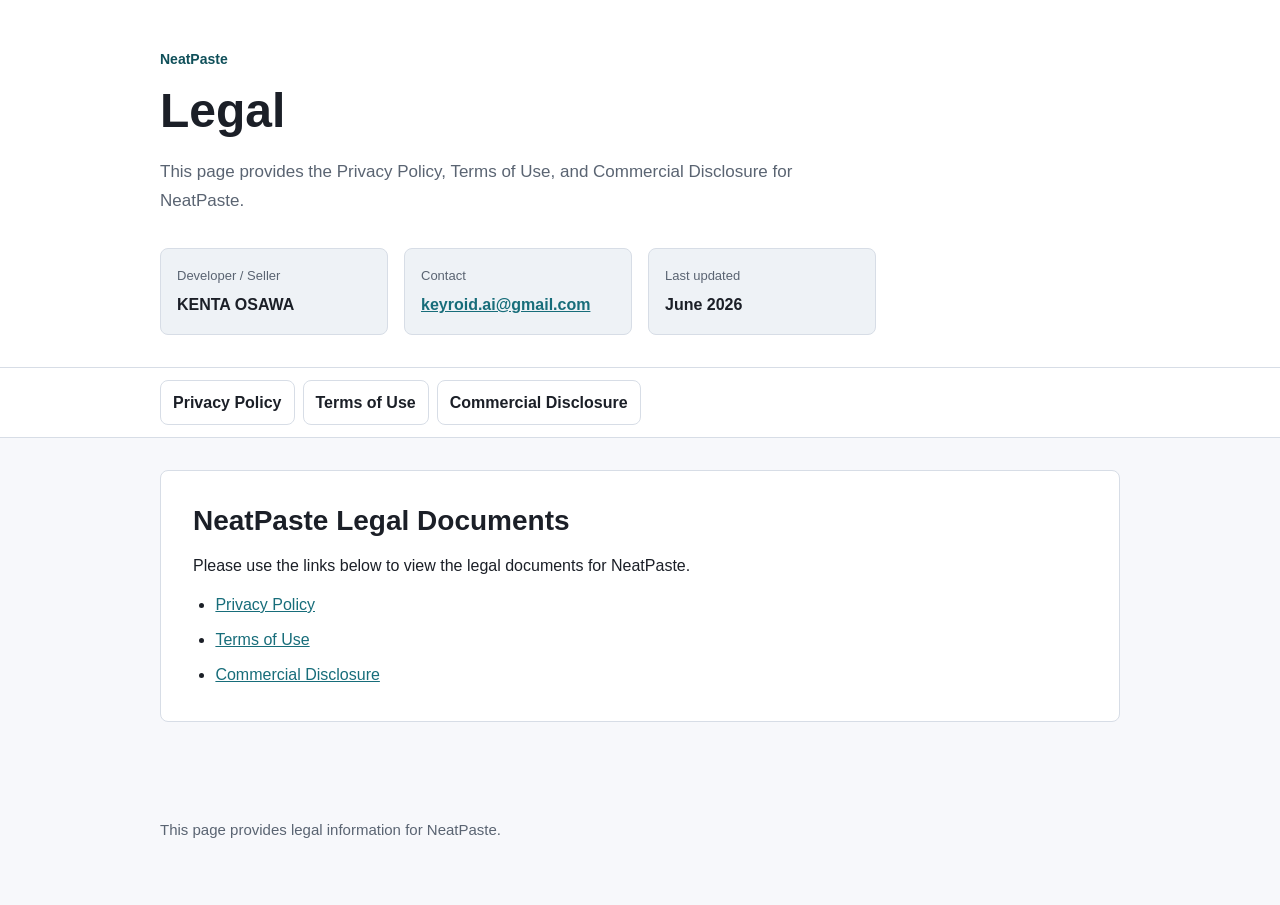
<file: index.html>
<!doctype html>
<html lang="en">
  <head>
    <meta charset="utf-8">
    <meta name="viewport" content="width=device-width, initial-scale=1">
    <title>NeatPaste Legal</title>
    <meta name="description" content="Legal documents for NeatPaste.">
    <link rel="stylesheet" href="styles.css">
  </head>
  <body>
    <header class="page-header">
      <div class="header-inner">
        <p class="eyebrow">NeatPaste</p>
        <h1>Legal</h1>
        <p class="lead">
          This page provides the Privacy Policy, Terms of Use, and Commercial Disclosure for NeatPaste.
        </p>
        <div class="summary" aria-label="Basic information">
          <div class="summary-item">
            <p class="summary-label">Developer / Seller</p>
            <p class="summary-value">KENTA OSAWA</p>
          </div>
          <div class="summary-item">
            <p class="summary-label">Contact</p>
            <p class="summary-value">
              <a href="mailto:keyroid.ai@gmail.com">keyroid.ai@gmail.com</a>
            </p>
          </div>
          <div class="summary-item">
            <p class="summary-label">Last updated</p>
            <p class="summary-value">June 2026</p>
          </div>
        </div>
      </div>
    </header>

    <nav class="document-nav" aria-label="Documents">
      <ul>
        <li><a href="privacy.html">Privacy Policy</a></li>
        <li><a href="terms.html">Terms of Use</a></li>
        <li><a href="tokusho.html">Commercial Disclosure</a></li>
      </ul>
    </nav>

    <main>
      <section class="document">
        <h2>NeatPaste Legal Documents</h2>
        <p>Please use the links below to view the legal documents for NeatPaste.</p>
        <ul>
          <li><a href="privacy.html">Privacy Policy</a></li>
          <li><a href="terms.html">Terms of Use</a></li>
          <li><a href="tokusho.html">Commercial Disclosure</a></li>
        </ul>
      </section>
    </main>

    <footer class="page-footer">
      <p>This page provides legal information for NeatPaste.</p>
    </footer>
  </body>
</html>
</file>
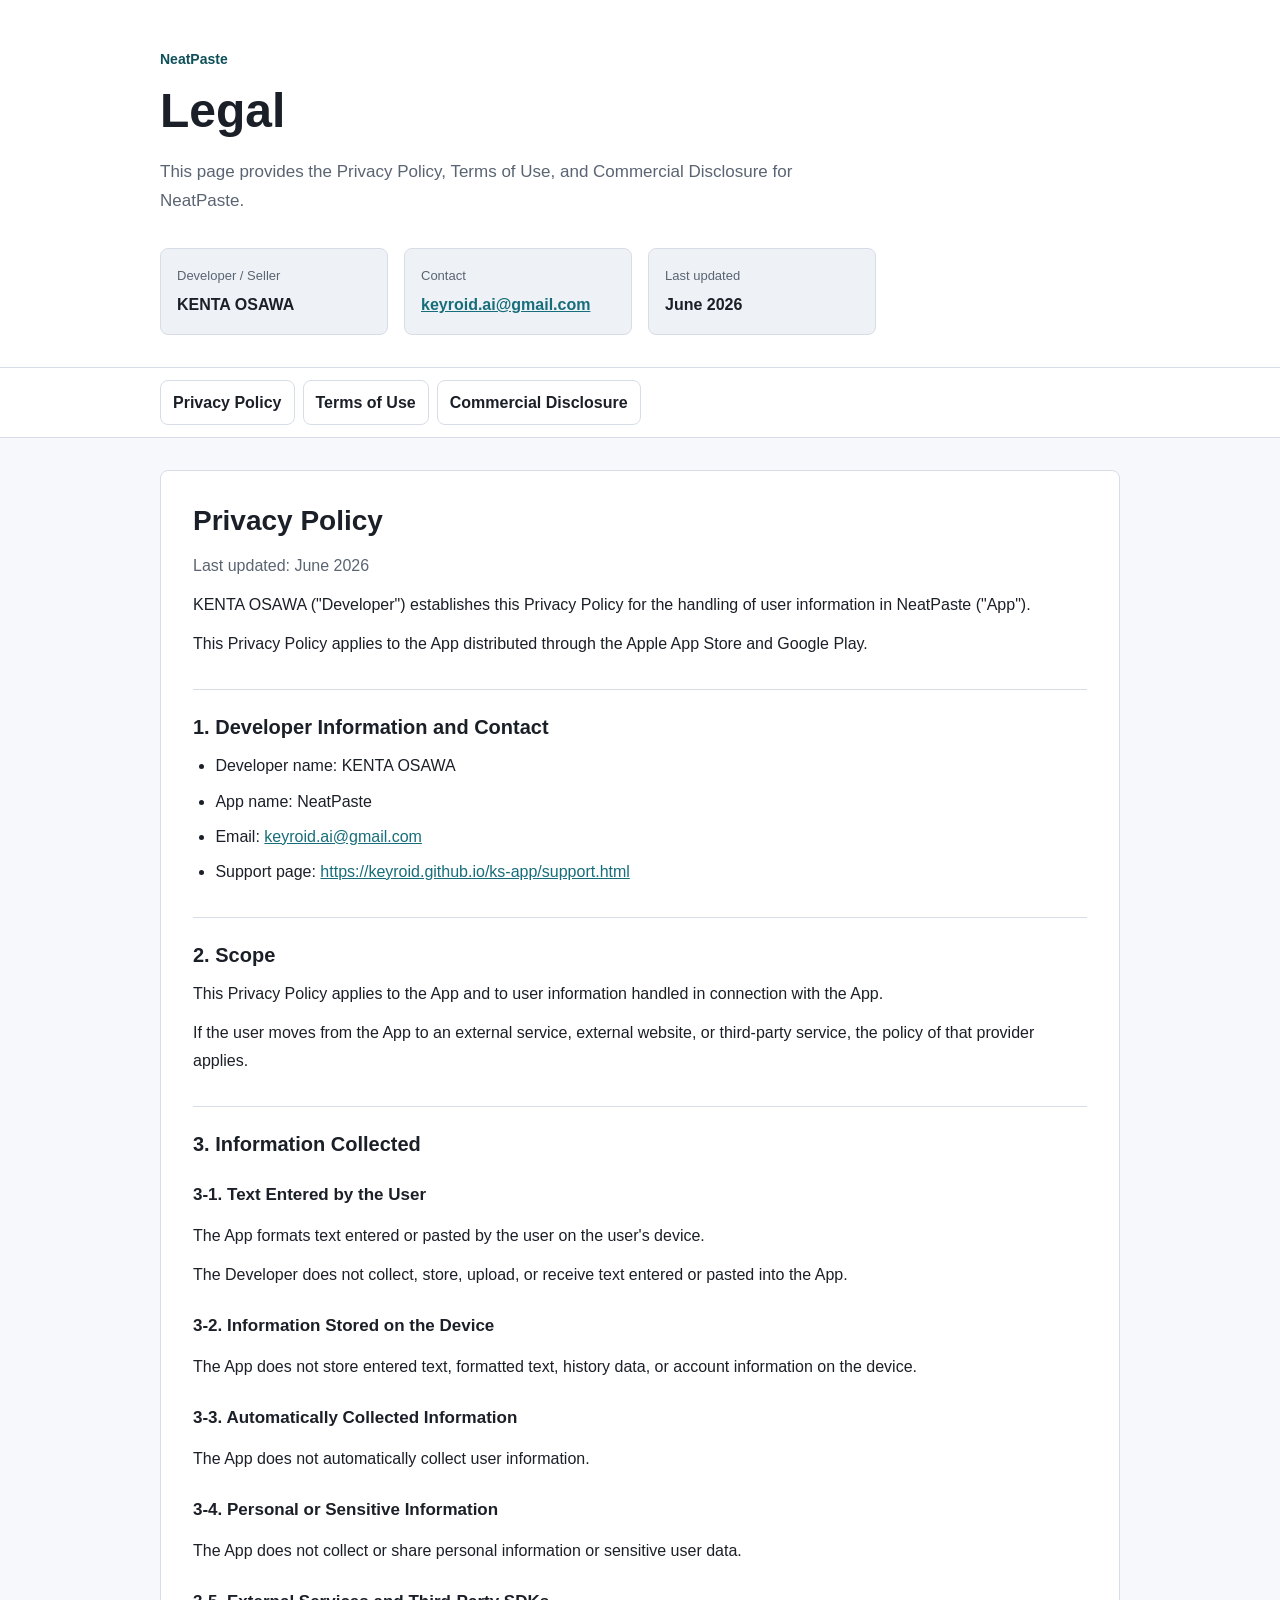
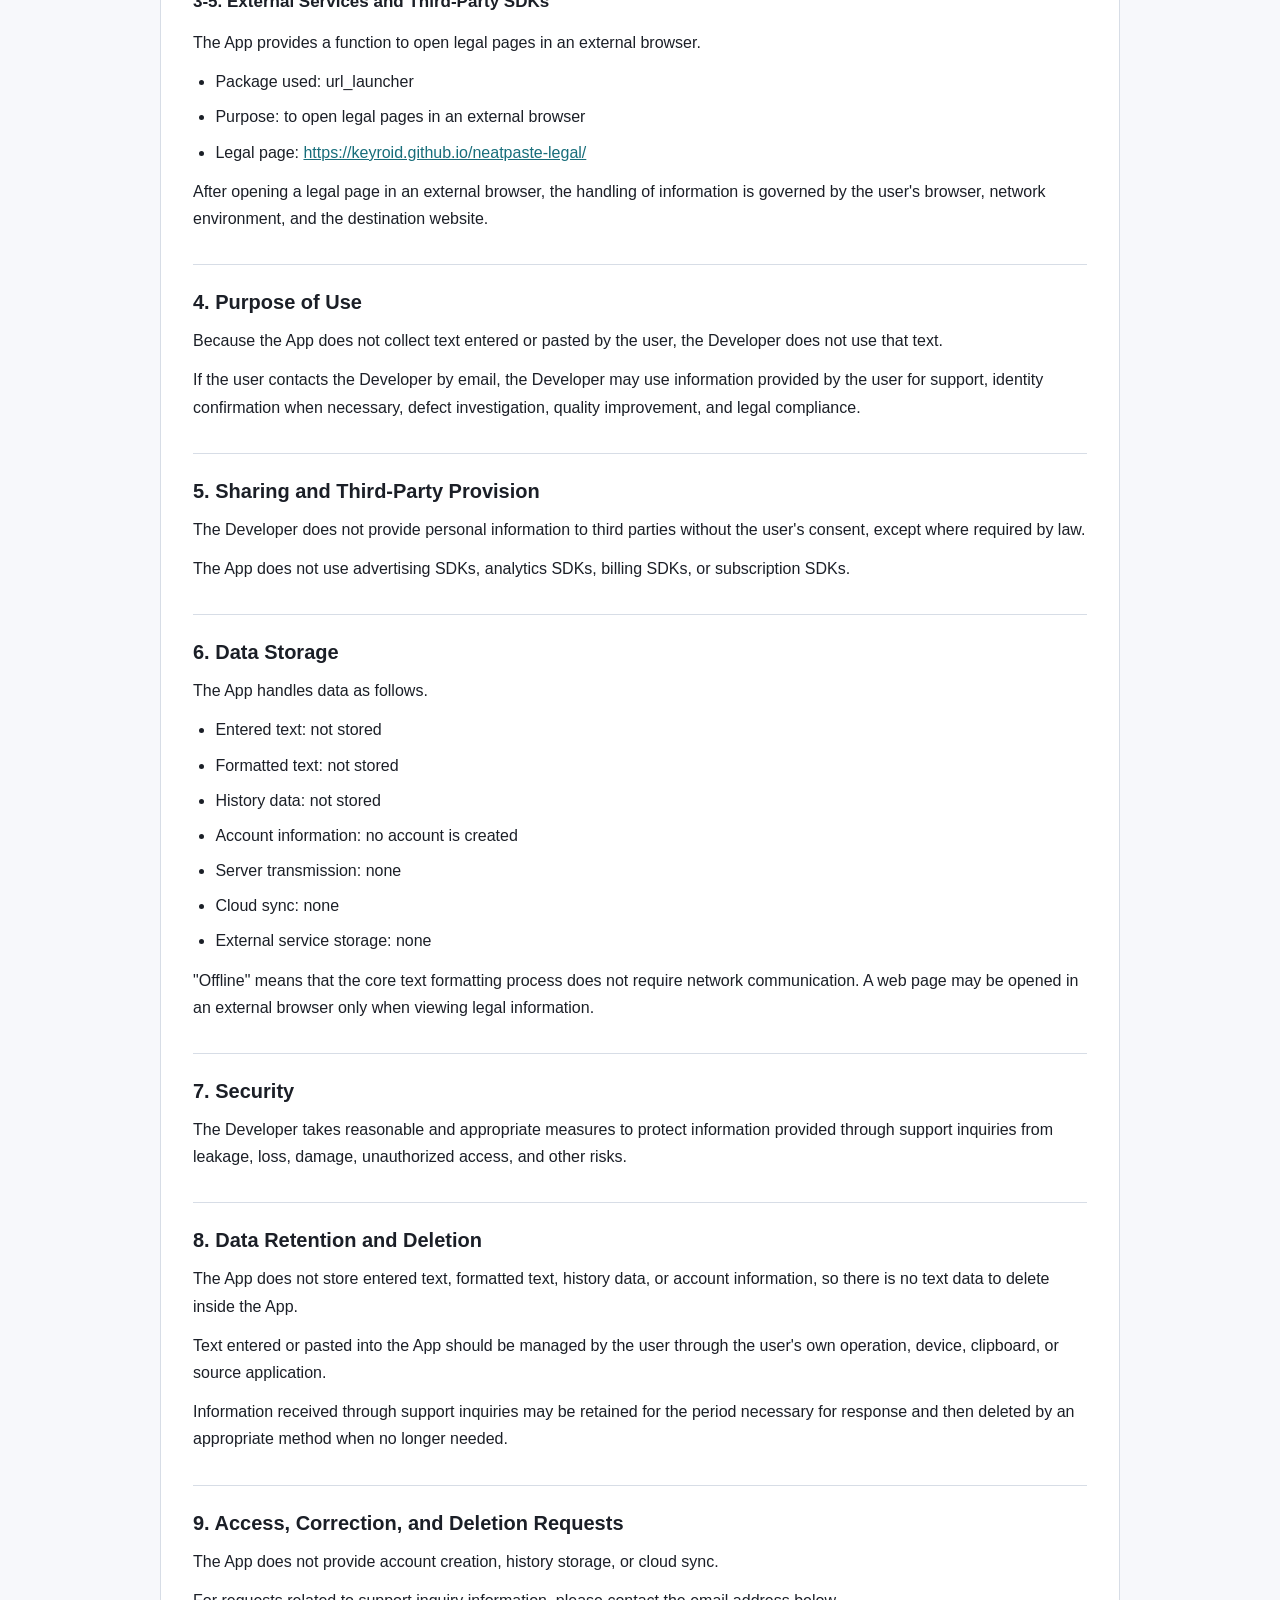
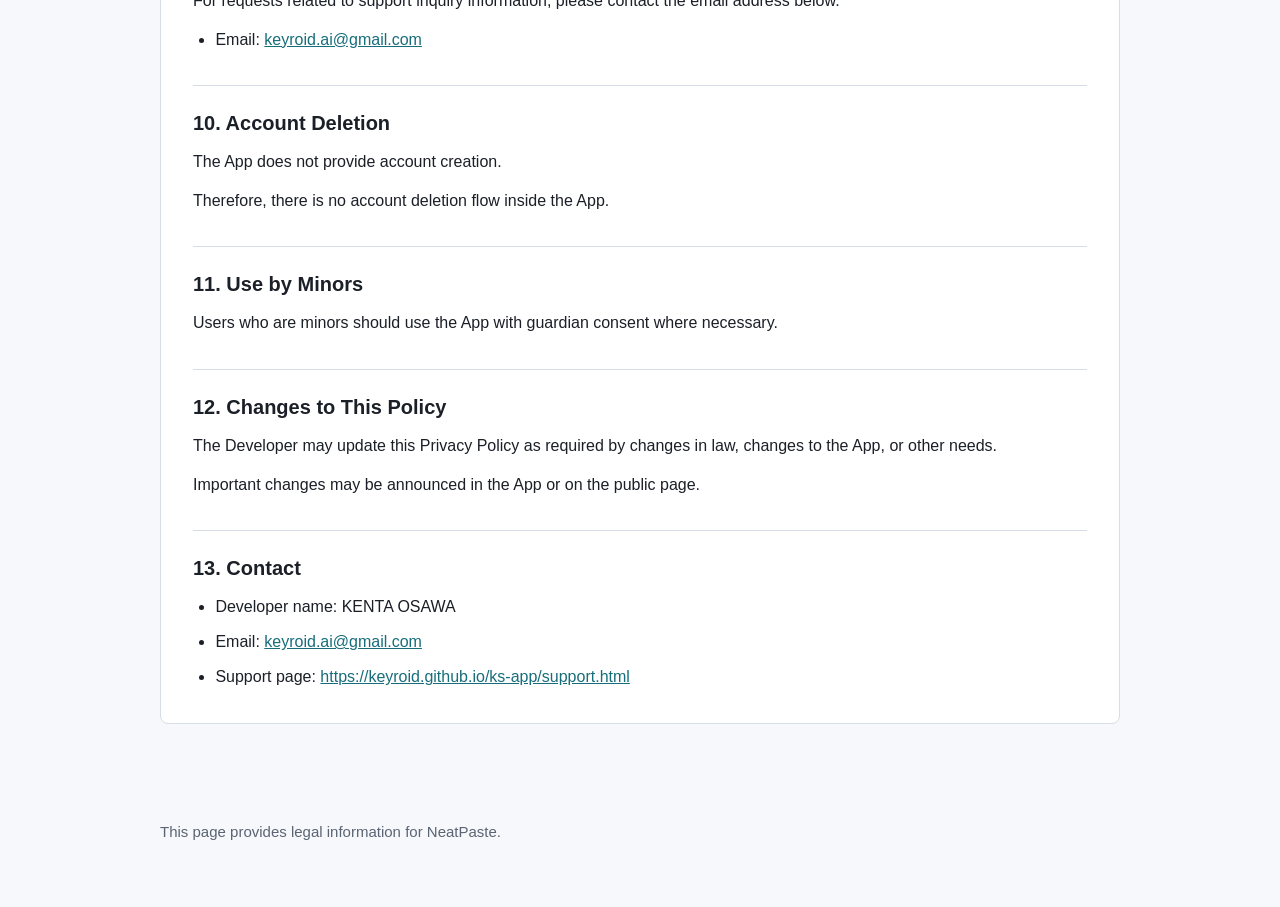
<file: privacy.html>
<!doctype html>
<html lang="en">
  <head>
    <meta charset="utf-8">
    <meta name="viewport" content="width=device-width, initial-scale=1">
    <title>NeatPaste Privacy Policy</title>
    <meta name="description" content="Privacy Policy for NeatPaste.">
    <link rel="stylesheet" href="styles.css">
  </head>
  <body>
    <header class="page-header">
      <div class="header-inner">
        <p class="eyebrow">NeatPaste</p>
        <h1>Legal</h1>
        <p class="lead">
          This page provides the Privacy Policy, Terms of Use, and Commercial Disclosure for NeatPaste.
        </p>
        <div class="summary" aria-label="Basic information">
          <div class="summary-item">
            <p class="summary-label">Developer / Seller</p>
            <p class="summary-value">KENTA OSAWA</p>
          </div>
          <div class="summary-item">
            <p class="summary-label">Contact</p>
            <p class="summary-value">
              <a href="mailto:keyroid.ai@gmail.com">keyroid.ai@gmail.com</a>
            </p>
          </div>
          <div class="summary-item">
            <p class="summary-label">Last updated</p>
            <p class="summary-value">June 2026</p>
          </div>
        </div>
      </div>
    </header>

    <nav class="document-nav" aria-label="Documents">
      <ul>
        <li><a href="privacy.html">Privacy Policy</a></li>
        <li><a href="terms.html">Terms of Use</a></li>
        <li><a href="tokusho.html">Commercial Disclosure</a></li>
      </ul>
    </nav>

    <main>
      <article id="privacy" class="document">
        <h2>Privacy Policy</h2>
        <p class="updated">Last updated: June 2026</p>

        <p>
          KENTA OSAWA ("Developer") establishes this Privacy Policy for the handling of user information in NeatPaste ("App").
        </p>
        <p>This Privacy Policy applies to the App distributed through the Apple App Store and Google Play.</p>

        <h3>1. Developer Information and Contact</h3>
        <ul>
          <li>Developer name: KENTA OSAWA</li>
          <li>App name: NeatPaste</li>
          <li>Email: <a href="mailto:keyroid.ai@gmail.com">keyroid.ai@gmail.com</a></li>
          <li>Support page: <a href="https://keyroid.github.io/ks-app/support.html">https://keyroid.github.io/ks-app/support.html</a></li>
        </ul>

        <h3>2. Scope</h3>
        <p>This Privacy Policy applies to the App and to user information handled in connection with the App.</p>
        <p>If the user moves from the App to an external service, external website, or third-party service, the policy of that provider applies.</p>

        <h3>3. Information Collected</h3>
        <h4>3-1. Text Entered by the User</h4>
        <p>The App formats text entered or pasted by the user on the user's device.</p>
        <p>The Developer does not collect, store, upload, or receive text entered or pasted into the App.</p>

        <h4>3-2. Information Stored on the Device</h4>
        <p>The App does not store entered text, formatted text, history data, or account information on the device.</p>

        <h4>3-3. Automatically Collected Information</h4>
        <p>The App does not automatically collect user information.</p>

        <h4>3-4. Personal or Sensitive Information</h4>
        <p>The App does not collect or share personal information or sensitive user data.</p>

        <h4>3-5. External Services and Third-Party SDKs</h4>
        <p>The App provides a function to open legal pages in an external browser.</p>
        <ul>
          <li>Package used: url_launcher</li>
          <li>Purpose: to open legal pages in an external browser</li>
          <li>Legal page: <a href="https://keyroid.github.io/neatpaste-legal/">https://keyroid.github.io/neatpaste-legal/</a></li>
        </ul>
        <p>After opening a legal page in an external browser, the handling of information is governed by the user's browser, network environment, and the destination website.</p>

        <h3>4. Purpose of Use</h3>
        <p>Because the App does not collect text entered or pasted by the user, the Developer does not use that text.</p>
        <p>If the user contacts the Developer by email, the Developer may use information provided by the user for support, identity confirmation when necessary, defect investigation, quality improvement, and legal compliance.</p>

        <h3>5. Sharing and Third-Party Provision</h3>
        <p>The Developer does not provide personal information to third parties without the user's consent, except where required by law.</p>
        <p>The App does not use advertising SDKs, analytics SDKs, billing SDKs, or subscription SDKs.</p>

        <h3>6. Data Storage</h3>
        <p>The App handles data as follows.</p>
        <ul>
          <li>Entered text: not stored</li>
          <li>Formatted text: not stored</li>
          <li>History data: not stored</li>
          <li>Account information: no account is created</li>
          <li>Server transmission: none</li>
          <li>Cloud sync: none</li>
          <li>External service storage: none</li>
        </ul>
        <p>"Offline" means that the core text formatting process does not require network communication. A web page may be opened in an external browser only when viewing legal information.</p>

        <h3>7. Security</h3>
        <p>The Developer takes reasonable and appropriate measures to protect information provided through support inquiries from leakage, loss, damage, unauthorized access, and other risks.</p>

        <h3>8. Data Retention and Deletion</h3>
        <p>The App does not store entered text, formatted text, history data, or account information, so there is no text data to delete inside the App.</p>
        <p>Text entered or pasted into the App should be managed by the user through the user's own operation, device, clipboard, or source application.</p>
        <p>Information received through support inquiries may be retained for the period necessary for response and then deleted by an appropriate method when no longer needed.</p>

        <h3>9. Access, Correction, and Deletion Requests</h3>
        <p>The App does not provide account creation, history storage, or cloud sync.</p>
        <p>For requests related to support inquiry information, please contact the email address below.</p>
        <ul>
          <li>Email: <a href="mailto:keyroid.ai@gmail.com">keyroid.ai@gmail.com</a></li>
        </ul>

        <h3>10. Account Deletion</h3>
        <p>The App does not provide account creation.</p>
        <p>Therefore, there is no account deletion flow inside the App.</p>

        <h3>11. Use by Minors</h3>
        <p>Users who are minors should use the App with guardian consent where necessary.</p>

        <h3>12. Changes to This Policy</h3>
        <p>The Developer may update this Privacy Policy as required by changes in law, changes to the App, or other needs.</p>
        <p>Important changes may be announced in the App or on the public page.</p>

        <h3>13. Contact</h3>
        <ul>
          <li>Developer name: KENTA OSAWA</li>
          <li>Email: <a href="mailto:keyroid.ai@gmail.com">keyroid.ai@gmail.com</a></li>
          <li>Support page: <a href="https://keyroid.github.io/ks-app/support.html">https://keyroid.github.io/ks-app/support.html</a></li>
        </ul>
      </article>
    </main>

    <footer class="page-footer">
      <p>This page provides legal information for NeatPaste.</p>
    </footer>
  </body>
</html>
</file>
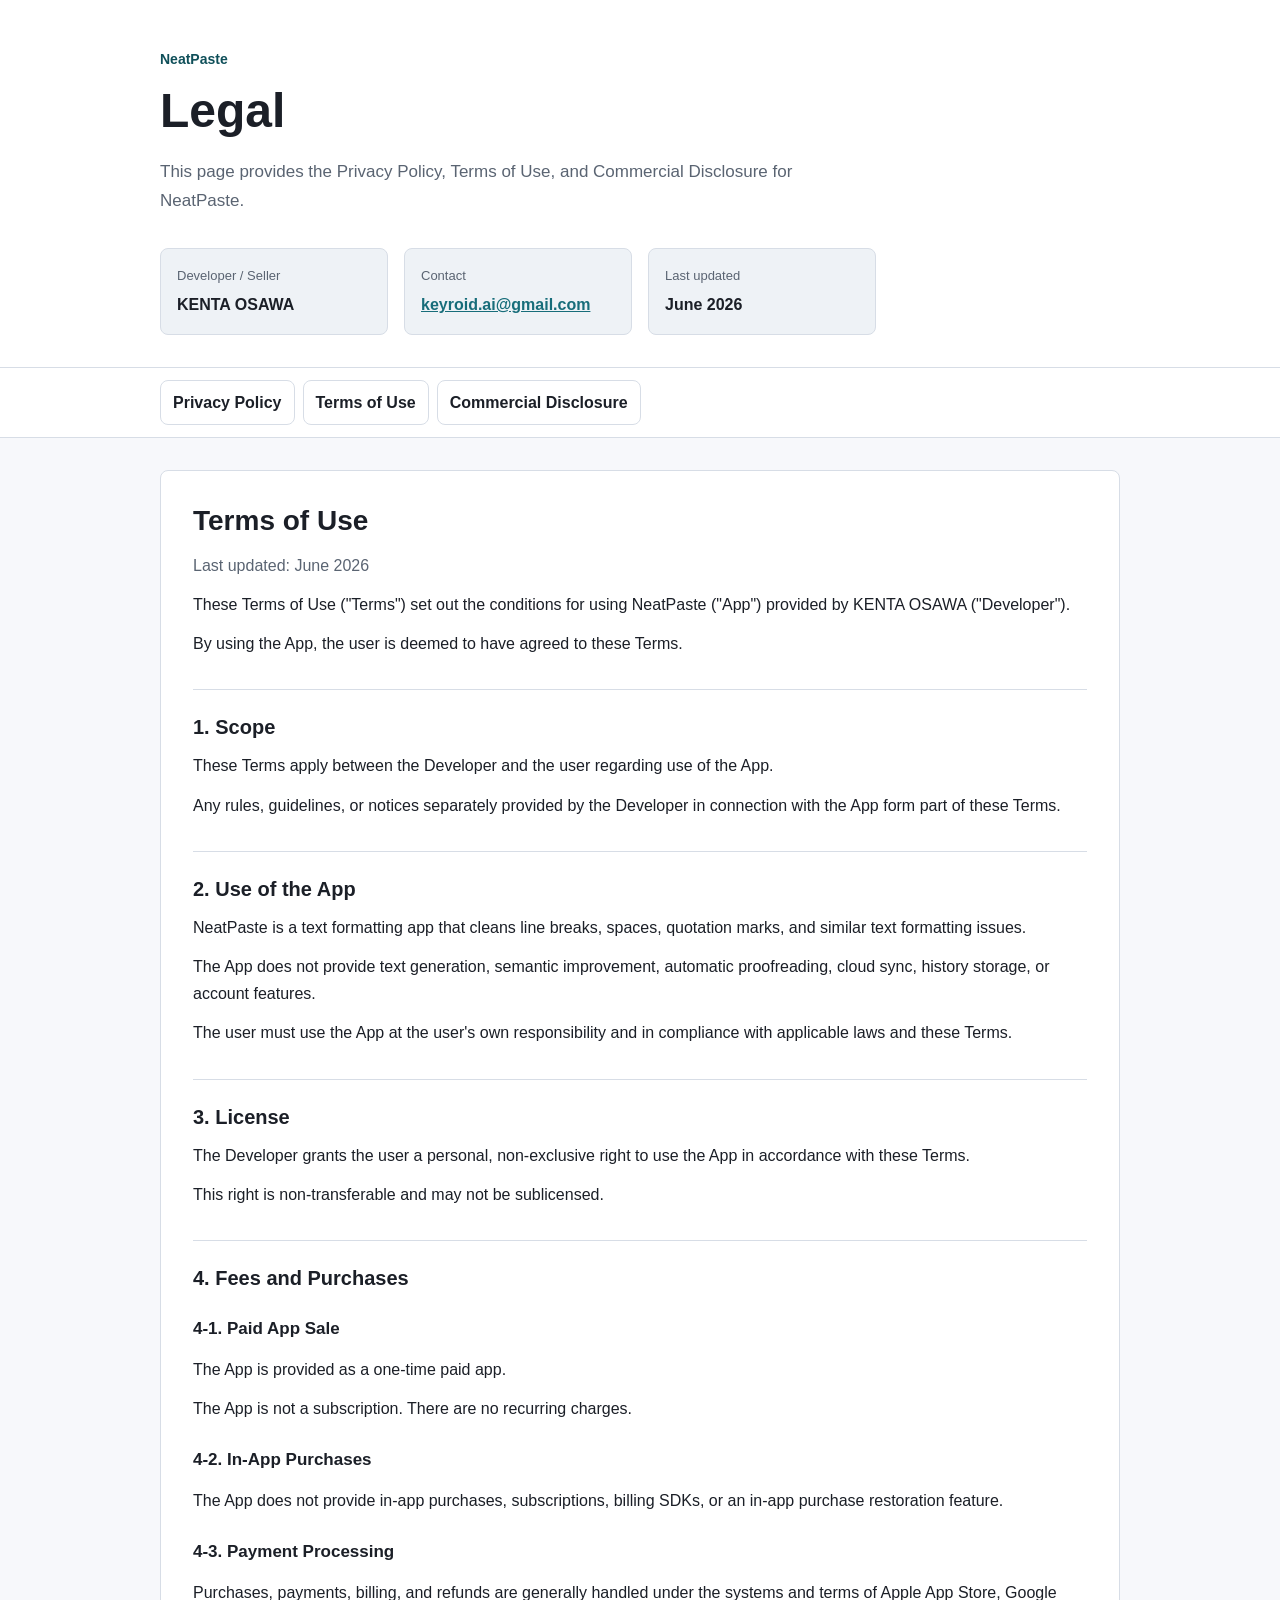
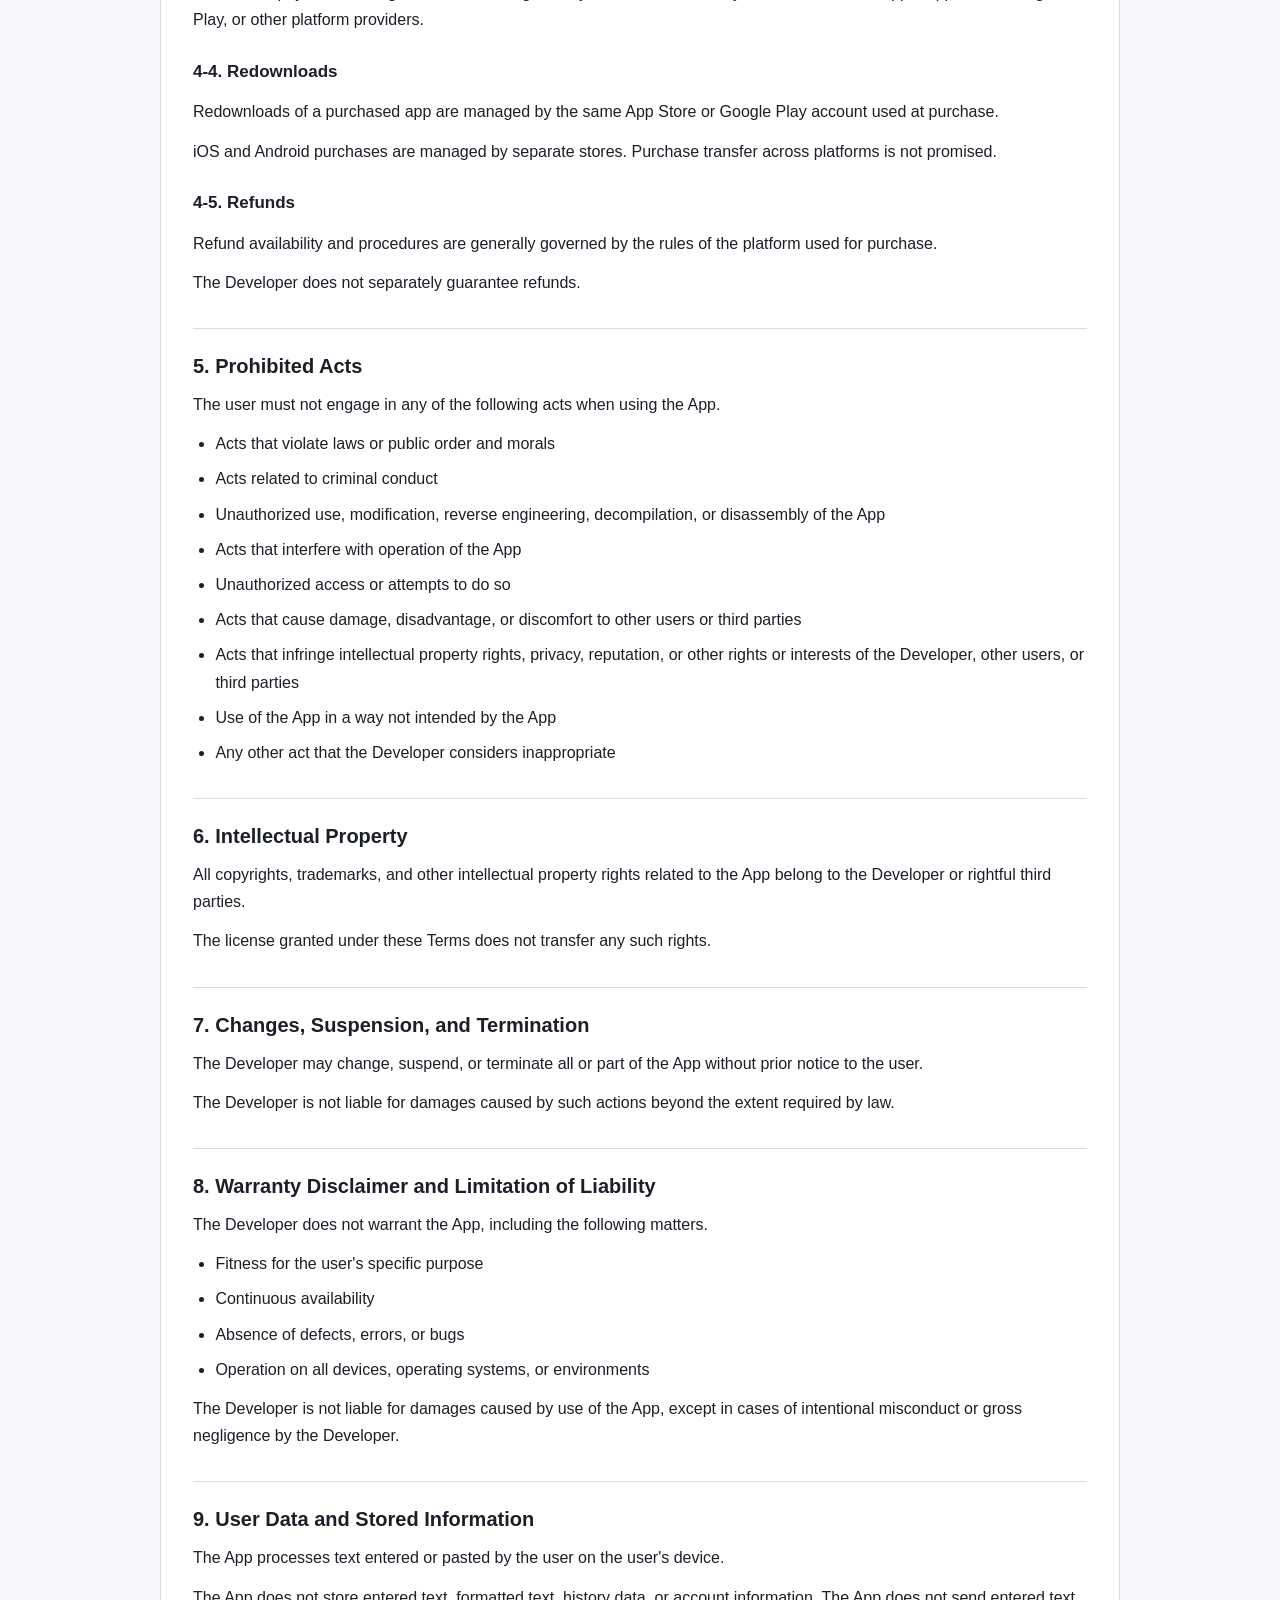
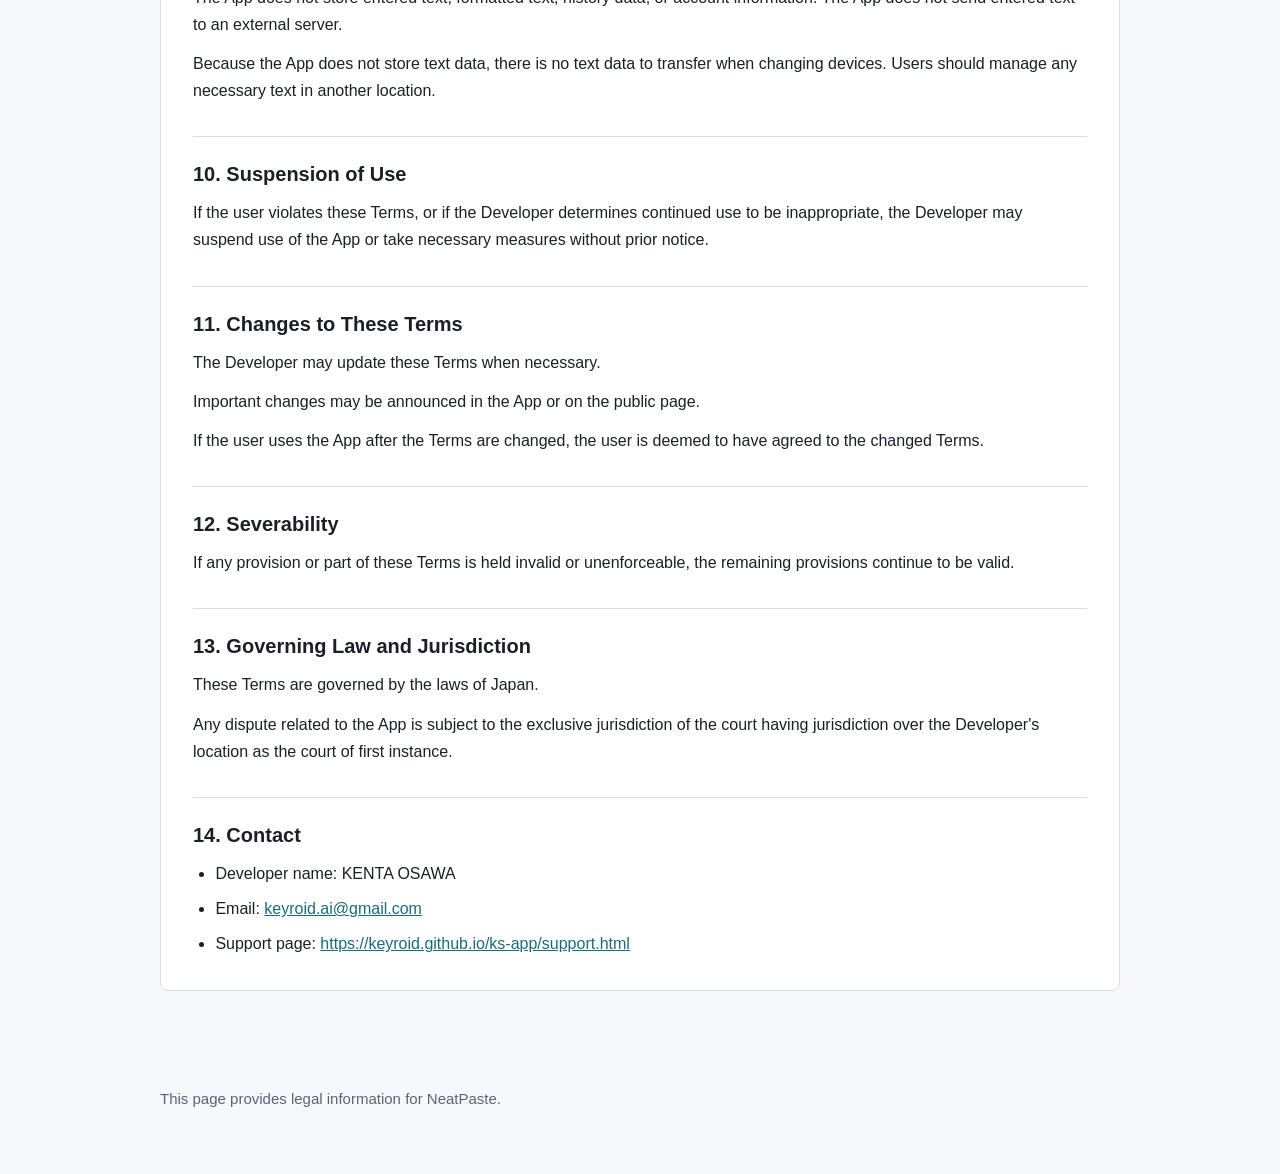
<file: terms.html>
<!doctype html>
<html lang="en">
  <head>
    <meta charset="utf-8">
    <meta name="viewport" content="width=device-width, initial-scale=1">
    <title>NeatPaste Terms of Use</title>
    <meta name="description" content="Terms of Use for NeatPaste.">
    <link rel="stylesheet" href="styles.css">
  </head>
  <body>
    <header class="page-header">
      <div class="header-inner">
        <p class="eyebrow">NeatPaste</p>
        <h1>Legal</h1>
        <p class="lead">
          This page provides the Privacy Policy, Terms of Use, and Commercial Disclosure for NeatPaste.
        </p>
        <div class="summary" aria-label="Basic information">
          <div class="summary-item">
            <p class="summary-label">Developer / Seller</p>
            <p class="summary-value">KENTA OSAWA</p>
          </div>
          <div class="summary-item">
            <p class="summary-label">Contact</p>
            <p class="summary-value">
              <a href="mailto:keyroid.ai@gmail.com">keyroid.ai@gmail.com</a>
            </p>
          </div>
          <div class="summary-item">
            <p class="summary-label">Last updated</p>
            <p class="summary-value">June 2026</p>
          </div>
        </div>
      </div>
    </header>

    <nav class="document-nav" aria-label="Documents">
      <ul>
        <li><a href="privacy.html">Privacy Policy</a></li>
        <li><a href="terms.html">Terms of Use</a></li>
        <li><a href="tokusho.html">Commercial Disclosure</a></li>
      </ul>
    </nav>

    <main>
      <article id="terms" class="document">
        <h2>Terms of Use</h2>
        <p class="updated">Last updated: June 2026</p>

        <p>
          These Terms of Use ("Terms") set out the conditions for using NeatPaste ("App") provided by KENTA OSAWA ("Developer").
        </p>
        <p>By using the App, the user is deemed to have agreed to these Terms.</p>

        <h3>1. Scope</h3>
        <p>These Terms apply between the Developer and the user regarding use of the App.</p>
        <p>Any rules, guidelines, or notices separately provided by the Developer in connection with the App form part of these Terms.</p>

        <h3>2. Use of the App</h3>
        <p>NeatPaste is a text formatting app that cleans line breaks, spaces, quotation marks, and similar text formatting issues.</p>
        <p>The App does not provide text generation, semantic improvement, automatic proofreading, cloud sync, history storage, or account features.</p>
        <p>The user must use the App at the user's own responsibility and in compliance with applicable laws and these Terms.</p>

        <h3>3. License</h3>
        <p>The Developer grants the user a personal, non-exclusive right to use the App in accordance with these Terms.</p>
        <p>This right is non-transferable and may not be sublicensed.</p>

        <h3>4. Fees and Purchases</h3>
        <h4>4-1. Paid App Sale</h4>
        <p>The App is provided as a one-time paid app.</p>
        <p>The App is not a subscription. There are no recurring charges.</p>

        <h4>4-2. In-App Purchases</h4>
        <p>The App does not provide in-app purchases, subscriptions, billing SDKs, or an in-app purchase restoration feature.</p>

        <h4>4-3. Payment Processing</h4>
        <p>Purchases, payments, billing, and refunds are generally handled under the systems and terms of Apple App Store, Google Play, or other platform providers.</p>

        <h4>4-4. Redownloads</h4>
        <p>Redownloads of a purchased app are managed by the same App Store or Google Play account used at purchase.</p>
        <p>iOS and Android purchases are managed by separate stores. Purchase transfer across platforms is not promised.</p>

        <h4>4-5. Refunds</h4>
        <p>Refund availability and procedures are generally governed by the rules of the platform used for purchase.</p>
        <p>The Developer does not separately guarantee refunds.</p>

        <h3>5. Prohibited Acts</h3>
        <p>The user must not engage in any of the following acts when using the App.</p>
        <ul>
          <li>Acts that violate laws or public order and morals</li>
          <li>Acts related to criminal conduct</li>
          <li>Unauthorized use, modification, reverse engineering, decompilation, or disassembly of the App</li>
          <li>Acts that interfere with operation of the App</li>
          <li>Unauthorized access or attempts to do so</li>
          <li>Acts that cause damage, disadvantage, or discomfort to other users or third parties</li>
          <li>Acts that infringe intellectual property rights, privacy, reputation, or other rights or interests of the Developer, other users, or third parties</li>
          <li>Use of the App in a way not intended by the App</li>
          <li>Any other act that the Developer considers inappropriate</li>
        </ul>

        <h3>6. Intellectual Property</h3>
        <p>All copyrights, trademarks, and other intellectual property rights related to the App belong to the Developer or rightful third parties.</p>
        <p>The license granted under these Terms does not transfer any such rights.</p>

        <h3>7. Changes, Suspension, and Termination</h3>
        <p>The Developer may change, suspend, or terminate all or part of the App without prior notice to the user.</p>
        <p>The Developer is not liable for damages caused by such actions beyond the extent required by law.</p>

        <h3>8. Warranty Disclaimer and Limitation of Liability</h3>
        <p>The Developer does not warrant the App, including the following matters.</p>
        <ul>
          <li>Fitness for the user's specific purpose</li>
          <li>Continuous availability</li>
          <li>Absence of defects, errors, or bugs</li>
          <li>Operation on all devices, operating systems, or environments</li>
        </ul>
        <p>The Developer is not liable for damages caused by use of the App, except in cases of intentional misconduct or gross negligence by the Developer.</p>

        <h3>9. User Data and Stored Information</h3>
        <p>The App processes text entered or pasted by the user on the user's device.</p>
        <p>The App does not store entered text, formatted text, history data, or account information. The App does not send entered text to an external server.</p>
        <p>Because the App does not store text data, there is no text data to transfer when changing devices. Users should manage any necessary text in another location.</p>

        <h3>10. Suspension of Use</h3>
        <p>If the user violates these Terms, or if the Developer determines continued use to be inappropriate, the Developer may suspend use of the App or take necessary measures without prior notice.</p>

        <h3>11. Changes to These Terms</h3>
        <p>The Developer may update these Terms when necessary.</p>
        <p>Important changes may be announced in the App or on the public page.</p>
        <p>If the user uses the App after the Terms are changed, the user is deemed to have agreed to the changed Terms.</p>

        <h3>12. Severability</h3>
        <p>If any provision or part of these Terms is held invalid or unenforceable, the remaining provisions continue to be valid.</p>

        <h3>13. Governing Law and Jurisdiction</h3>
        <p>These Terms are governed by the laws of Japan.</p>
        <p>Any dispute related to the App is subject to the exclusive jurisdiction of the court having jurisdiction over the Developer's location as the court of first instance.</p>

        <h3>14. Contact</h3>
        <ul>
          <li>Developer name: KENTA OSAWA</li>
          <li>Email: <a href="mailto:keyroid.ai@gmail.com">keyroid.ai@gmail.com</a></li>
          <li>Support page: <a href="https://keyroid.github.io/ks-app/support.html">https://keyroid.github.io/ks-app/support.html</a></li>
        </ul>
      </article>
    </main>

    <footer class="page-footer">
      <p>This page provides legal information for NeatPaste.</p>
    </footer>
  </body>
</html>
</file>
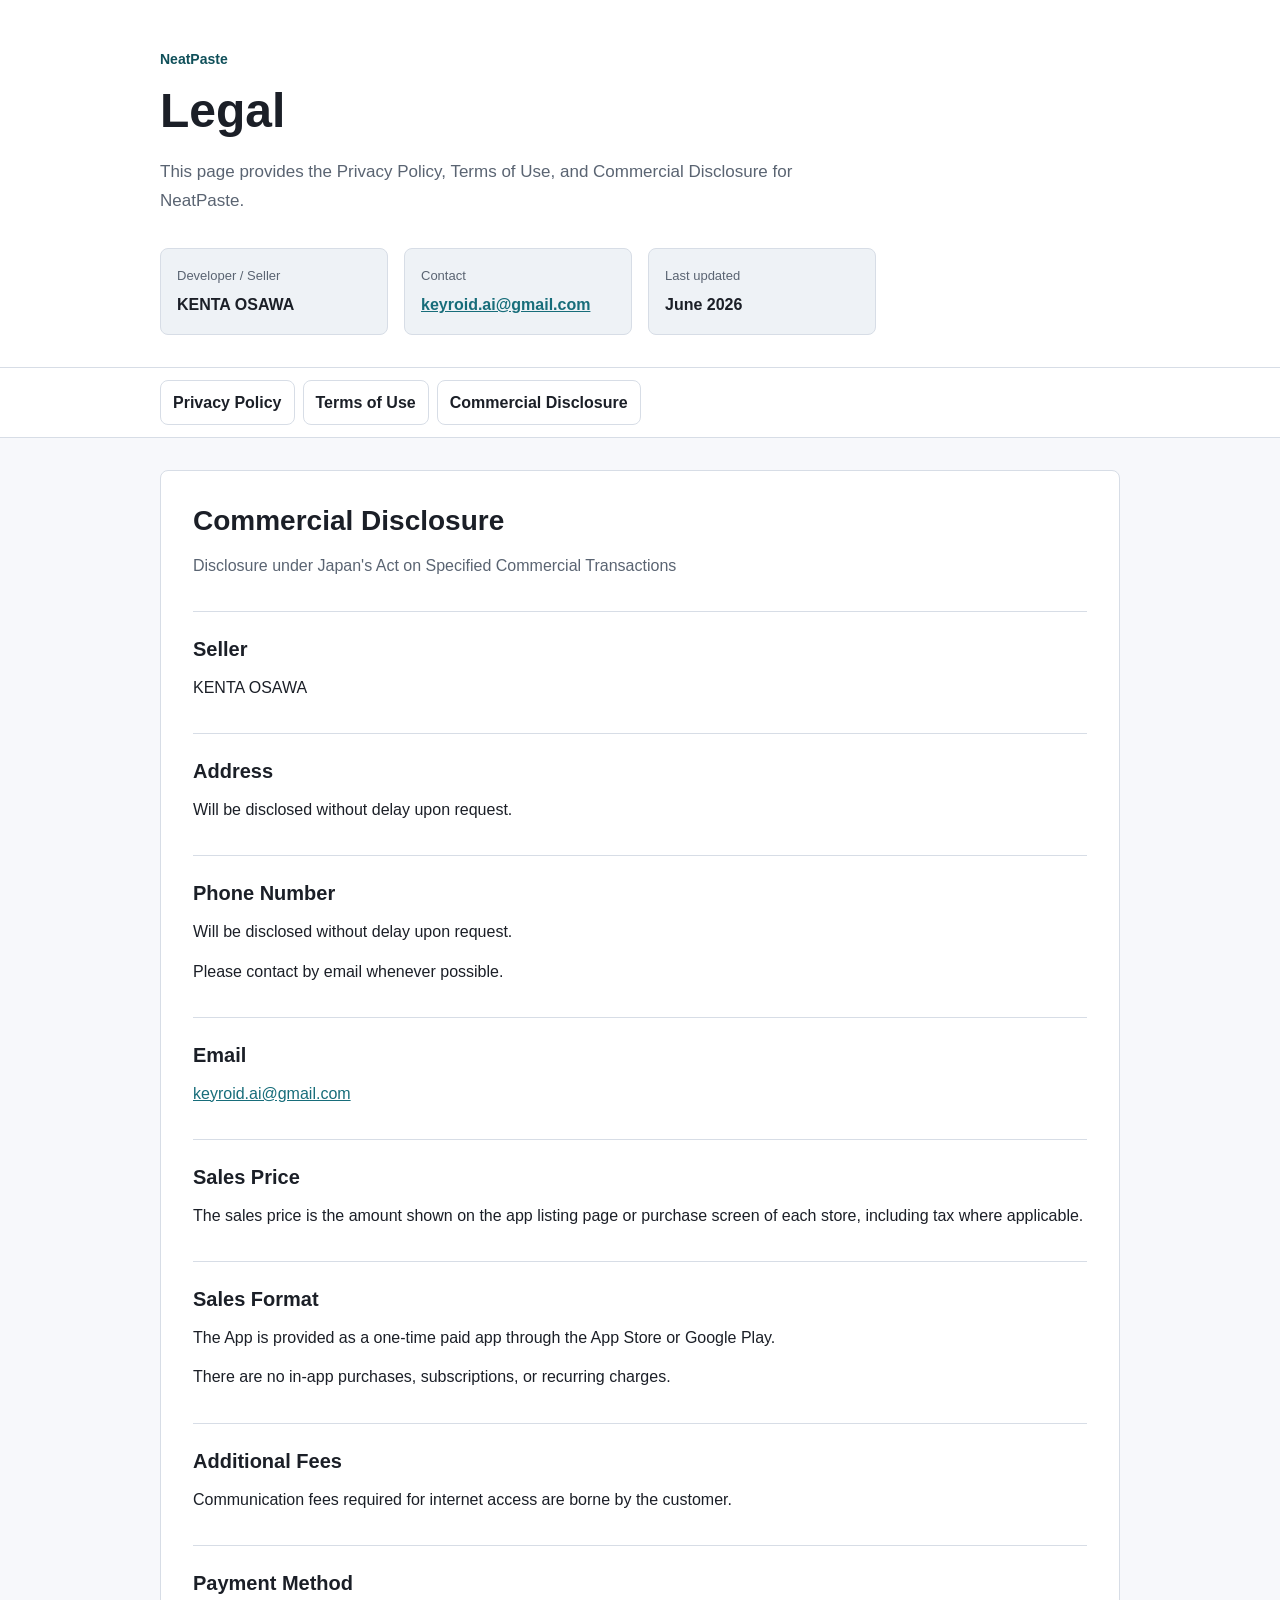
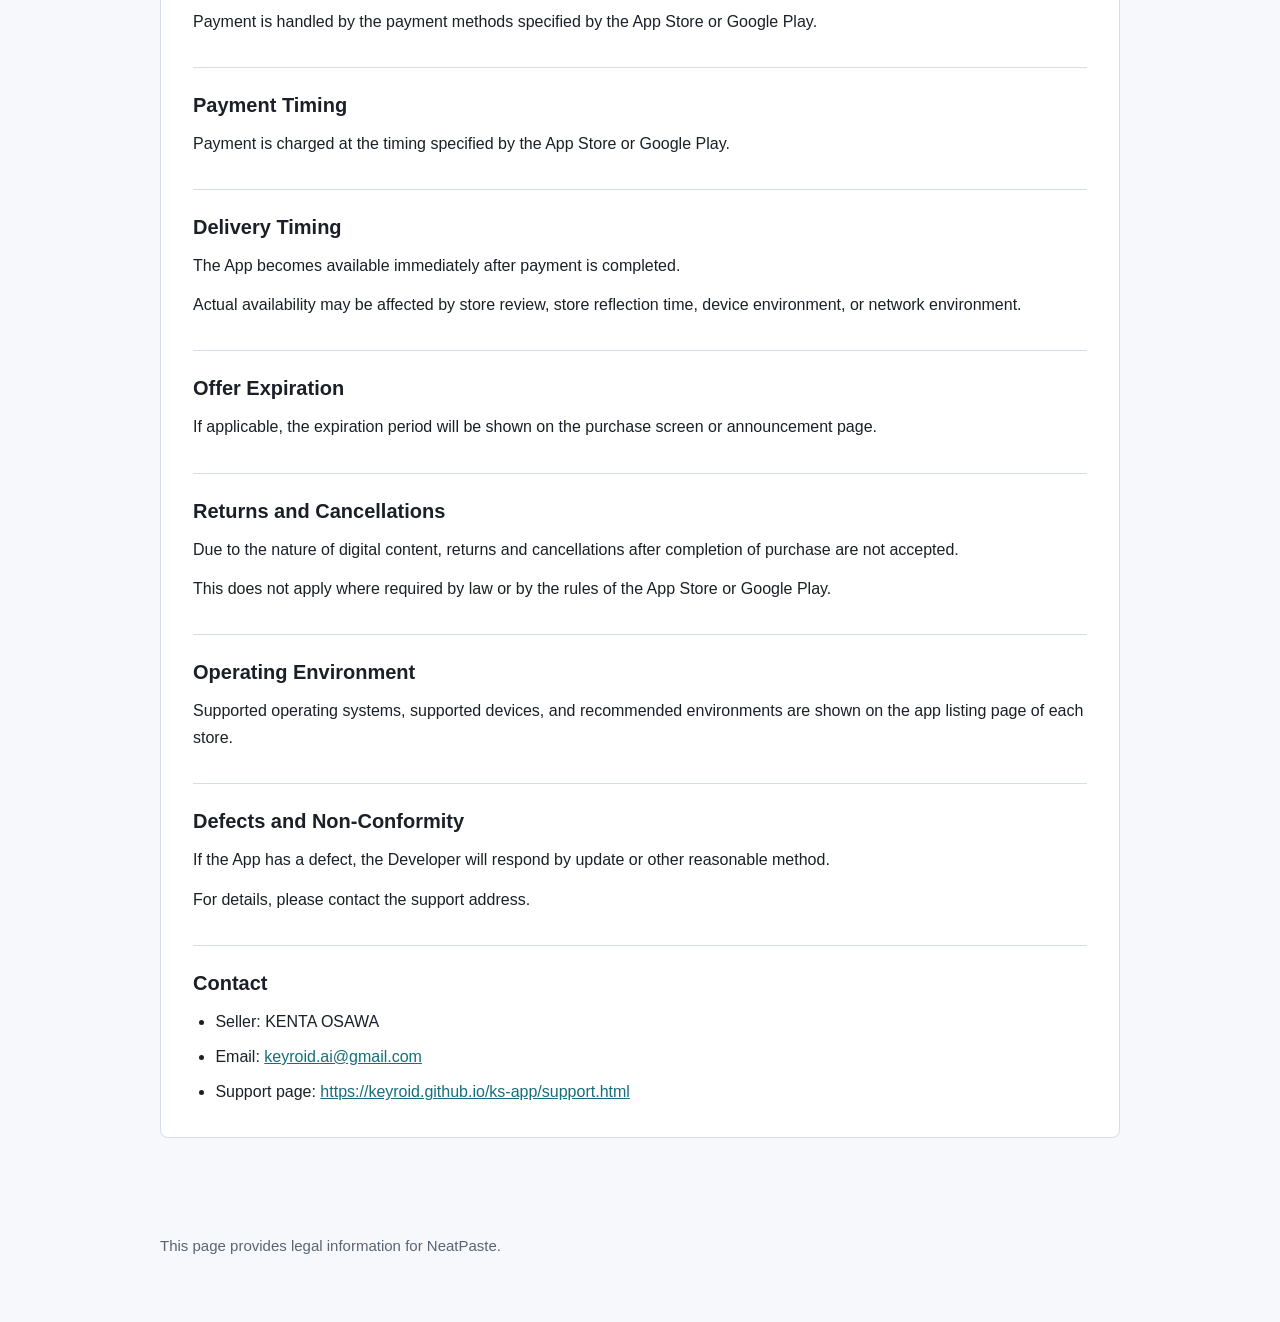
<file: tokusho.html>
<!doctype html>
<html lang="en">
  <head>
    <meta charset="utf-8">
    <meta name="viewport" content="width=device-width, initial-scale=1">
    <title>NeatPaste Commercial Disclosure</title>
    <meta name="description" content="Commercial Disclosure for NeatPaste.">
    <link rel="stylesheet" href="styles.css">
  </head>
  <body>
    <header class="page-header">
      <div class="header-inner">
        <p class="eyebrow">NeatPaste</p>
        <h1>Legal</h1>
        <p class="lead">
          This page provides the Privacy Policy, Terms of Use, and Commercial Disclosure for NeatPaste.
        </p>
        <div class="summary" aria-label="Basic information">
          <div class="summary-item">
            <p class="summary-label">Developer / Seller</p>
            <p class="summary-value">KENTA OSAWA</p>
          </div>
          <div class="summary-item">
            <p class="summary-label">Contact</p>
            <p class="summary-value">
              <a href="mailto:keyroid.ai@gmail.com">keyroid.ai@gmail.com</a>
            </p>
          </div>
          <div class="summary-item">
            <p class="summary-label">Last updated</p>
            <p class="summary-value">June 2026</p>
          </div>
        </div>
      </div>
    </header>

    <nav class="document-nav" aria-label="Documents">
      <ul>
        <li><a href="privacy.html">Privacy Policy</a></li>
        <li><a href="terms.html">Terms of Use</a></li>
        <li><a href="tokusho.html">Commercial Disclosure</a></li>
      </ul>
    </nav>

    <main>
      <article id="commerce" class="document">
        <h2>Commercial Disclosure</h2>
        <p class="updated">Disclosure under Japan's Act on Specified Commercial Transactions</p>

        <h3>Seller</h3>
        <p>KENTA OSAWA</p>

        <h3>Address</h3>
        <p>Will be disclosed without delay upon request.</p>

        <h3>Phone Number</h3>
        <p>Will be disclosed without delay upon request.</p>
        <p>Please contact by email whenever possible.</p>

        <h3>Email</h3>
        <p><a href="mailto:keyroid.ai@gmail.com">keyroid.ai@gmail.com</a></p>

        <h3>Sales Price</h3>
        <p>The sales price is the amount shown on the app listing page or purchase screen of each store, including tax where applicable.</p>

        <h3>Sales Format</h3>
        <p>The App is provided as a one-time paid app through the App Store or Google Play.</p>
        <p>There are no in-app purchases, subscriptions, or recurring charges.</p>

        <h3>Additional Fees</h3>
        <p>Communication fees required for internet access are borne by the customer.</p>

        <h3>Payment Method</h3>
        <p>Payment is handled by the payment methods specified by the App Store or Google Play.</p>

        <h3>Payment Timing</h3>
        <p>Payment is charged at the timing specified by the App Store or Google Play.</p>

        <h3>Delivery Timing</h3>
        <p>The App becomes available immediately after payment is completed.</p>
        <p>Actual availability may be affected by store review, store reflection time, device environment, or network environment.</p>

        <h3>Offer Expiration</h3>
        <p>If applicable, the expiration period will be shown on the purchase screen or announcement page.</p>

        <h3>Returns and Cancellations</h3>
        <p>Due to the nature of digital content, returns and cancellations after completion of purchase are not accepted.</p>
        <p>This does not apply where required by law or by the rules of the App Store or Google Play.</p>

        <h3>Operating Environment</h3>
        <p>Supported operating systems, supported devices, and recommended environments are shown on the app listing page of each store.</p>

        <h3>Defects and Non-Conformity</h3>
        <p>If the App has a defect, the Developer will respond by update or other reasonable method.</p>
        <p>For details, please contact the support address.</p>

        <h3>Contact</h3>
        <ul>
          <li>Seller: KENTA OSAWA</li>
          <li>Email: <a href="mailto:keyroid.ai@gmail.com">keyroid.ai@gmail.com</a></li>
          <li>Support page: <a href="https://keyroid.github.io/ks-app/support.html">https://keyroid.github.io/ks-app/support.html</a></li>
        </ul>
      </article>
    </main>

    <footer class="page-footer">
      <p>This page provides legal information for NeatPaste.</p>
    </footer>
  </body>
</html>
</file>
<file: styles.css>
:root {
  color-scheme: light;
  --background: #f7f8fb;
  --surface: #ffffff;
  --surface-muted: #eef2f6;
  --text: #1b1f27;
  --text-muted: #5a6472;
  --border: #d7dde6;
  --accent: #176d7a;
  --accent-strong: #0f4f59;
  --max-width: 960px;
  --space-1: 4px;
  --space-2: 8px;
  --space-3: 12px;
  --space-4: 16px;
  --space-6: 24px;
  --space-8: 32px;
  --space-12: 48px;
}

* {
  box-sizing: border-box;
}

html {
  scroll-behavior: smooth;
}

body {
  margin: 0;
  background: var(--background);
  color: var(--text);
  font-family:
    -apple-system, BlinkMacSystemFont, "Segoe UI", sans-serif;
  font-size: 16px;
  line-height: 1.7;
}

a {
  color: var(--accent);
}

a:hover,
a:focus {
  color: var(--accent-strong);
}

.page-header {
  background: var(--surface);
  border-bottom: 1px solid var(--border);
}

.header-inner,
main,
.page-footer {
  width: min(100% - 32px, var(--max-width));
  margin-inline: auto;
}

.header-inner {
  padding: var(--space-12) 0 var(--space-8);
}

.eyebrow {
  margin: 0 0 var(--space-2);
  color: var(--accent-strong);
  font-size: 0.875rem;
  font-weight: 700;
  letter-spacing: 0;
}

h1,
h2,
h3 {
  line-height: 1.3;
}

h1 {
  margin: 0;
  font-size: clamp(2rem, 6vw, 3rem);
}

.lead {
  max-width: 720px;
  margin: var(--space-4) 0 0;
  color: var(--text-muted);
  font-size: 1.0625rem;
}

.summary {
  display: grid;
  grid-template-columns: repeat(4, minmax(0, 1fr));
  gap: var(--space-4);
  margin-top: var(--space-8);
}

.summary-item {
  min-width: 0;
  padding: var(--space-4);
  border: 1px solid var(--border);
  border-radius: 8px;
  background: var(--surface-muted);
}

.summary-label {
  margin: 0;
  color: var(--text-muted);
  font-size: 0.8125rem;
}

.summary-value {
  margin: var(--space-1) 0 0;
  overflow-wrap: anywhere;
  font-weight: 700;
}

.document-nav {
  position: sticky;
  top: 0;
  z-index: 1;
  background: rgba(255, 255, 255, 0.96);
  border-bottom: 1px solid var(--border);
}

.document-nav ul {
  display: flex;
  flex-wrap: wrap;
  gap: var(--space-2);
  width: min(100% - 32px, var(--max-width));
  margin: 0 auto;
  padding: var(--space-3) 0;
  list-style: none;
}

.document-nav a {
  display: inline-flex;
  min-height: 44px;
  align-items: center;
  padding: var(--space-2) var(--space-3);
  border: 1px solid var(--border);
  border-radius: 8px;
  background: var(--surface);
  color: var(--text);
  font-weight: 700;
  text-decoration: none;
}

.document-nav a:hover,
.document-nav a:focus {
  border-color: var(--accent);
  color: var(--accent-strong);
}

main {
  padding: var(--space-8) 0 var(--space-12);
}

.document {
  margin-top: var(--space-8);
  padding: var(--space-8);
  border: 1px solid var(--border);
  border-radius: 8px;
  background: var(--surface);
}

.document:first-child {
  margin-top: 0;
}

.document h2 {
  margin: 0 0 var(--space-2);
  font-size: 1.75rem;
}

.updated {
  margin: 0 0 var(--space-6);
  color: var(--text-muted);
}

.document h3 {
  margin: var(--space-8) 0 var(--space-2);
  padding-top: var(--space-6);
  border-top: 1px solid var(--border);
  font-size: 1.25rem;
}

.document h4 {
  margin: var(--space-6) 0 var(--space-2);
  font-size: 1.0625rem;
}

.document p,
.document ul {
  margin-top: var(--space-3);
  margin-bottom: 0;
}

.document ul {
  padding-left: 1.4rem;
}

.document li + li {
  margin-top: var(--space-2);
}

.notice {
  margin: var(--space-6) 0 0;
  padding: var(--space-4);
  border-left: 4px solid var(--accent);
  background: var(--surface-muted);
}

.page-footer {
  padding: var(--space-8) 0 var(--space-12);
  color: var(--text-muted);
  font-size: 0.9375rem;
}

@media (max-width: 760px) {
  .summary {
    grid-template-columns: 1fr;
  }

  .document {
    padding: var(--space-6) var(--space-4);
  }
}
</file>
